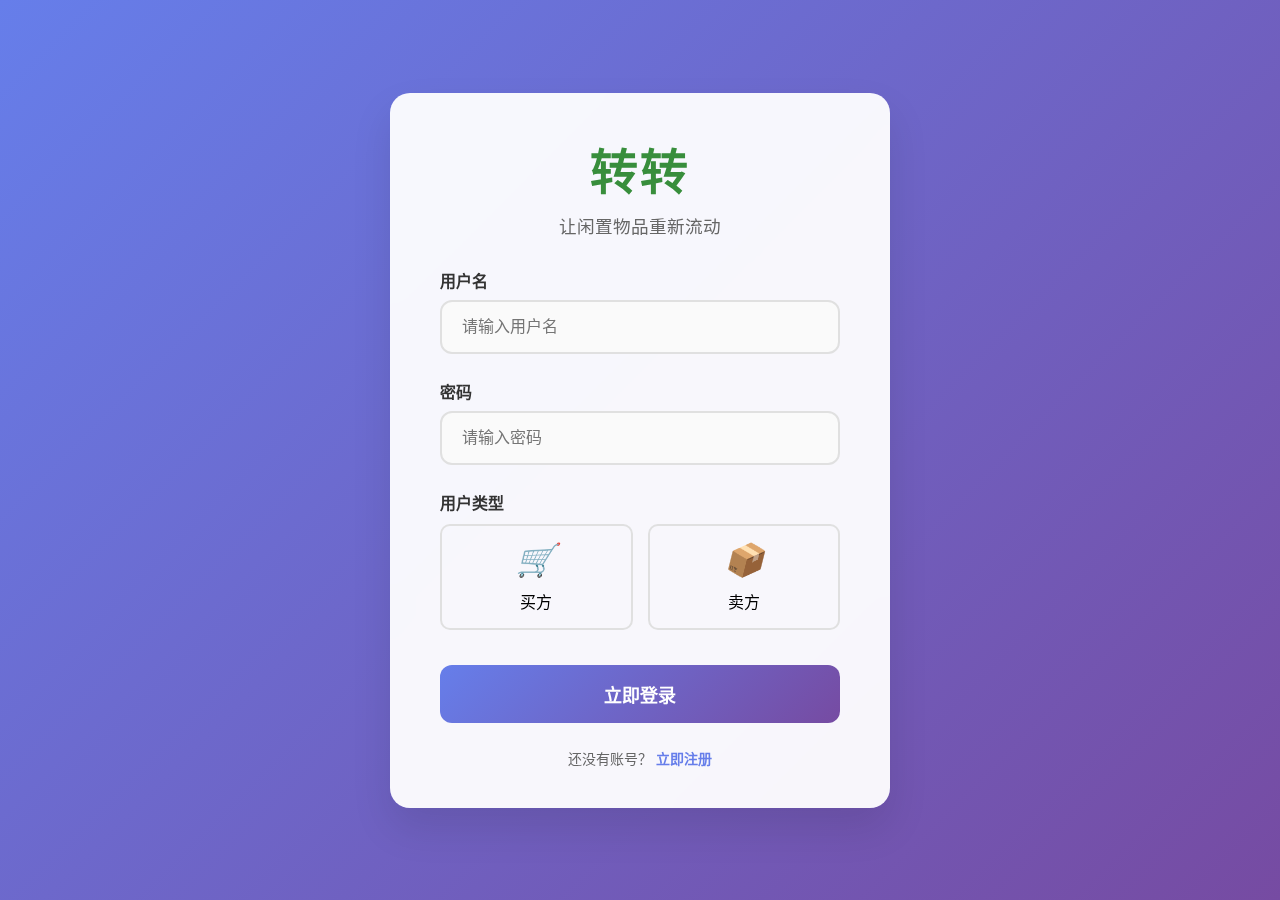
<file: index.html>
<!DOCTYPE html>
<html lang="zh-CN">
<head>
    <meta charset="UTF-8">
    <meta name="viewport" content="width=device-width, initial-scale=1.0">
    <title>转转 - 登录</title>
    <link rel="stylesheet" type="text/css" href="index.css">
</head>
<body>
<div class="login-container">
    <div class="logo">
        <h1>转转</h1>
        <p>让闲置物品重新流动</p>
    </div>

    <form class="login-form" id="loginForm">
        <div class="input-group">
            <label for="username">用户名</label>
            <input type="text" id="username" placeholder="请输入用户名" required>
        </div>

        <div class="input-group">
            <label for="password">密码</label>
            <input type="password" id="password" placeholder="请输入密码" required>
        </div>

        <div class="input-group">
            <label>用户类型</label>
            <div class="user-type-grid">
                <div class="user-type-option" data-type="buyer">
                    <i>🛒</i>
                    <span>买方</span>
                </div>
                <div class="user-type-option" data-type="seller">
                    <i>📦</i>
                    <span>卖方</span>
                </div>
            </div>
            <input type="hidden" id="userType" required>
        </div>

        <button type="submit" class="login-btn">立即登录</button>
    </form>

    <div class="switch-link">
        <p>还没有账号？ <a href="register.html">立即注册</a></p>
    </div>
</div>
<script src="index.js"></script>
</body>
</html>
</file>
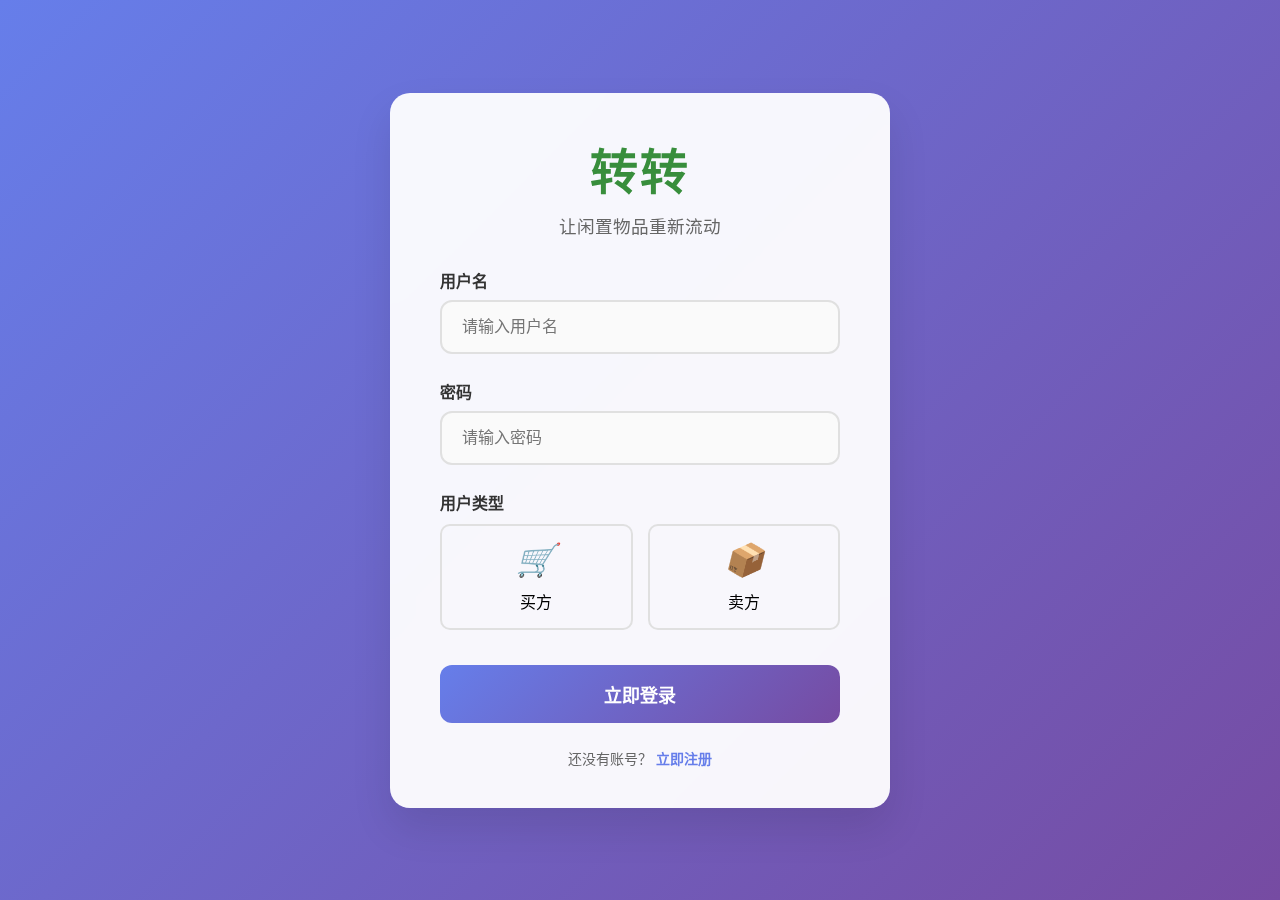
<file: buyer.html>
<!DOCTYPE html>
<html lang="zh-CN">
<head>
    <meta charset="UTF-8">
    <meta name="viewport" content="width=device-width, initial-scale=1.0">
    <title>转转 - 买方界面</title>
    <link rel="stylesheet" type="text/css" href="buyer.css">
</head>
<body>
<header class="header">
    <h1>🛒 转转 - 买方界面</h1>
    <div class="nav-buttons">
        <button class="nav-btn" id="switchToSellerBtn">
            <span>📦</span> 切换到卖方
        </button>
        <button class="nav-btn logout-btn" id="logoutBtn">
            <span>🚪</span> 登出
        </button>
    </div>
</header>

<div class="container">
    <div class="welcome-section">
        <h2>欢迎回来, <span id="buyerNameDisplay">买家</span>!</h2>
        <p>发现更多优质二手好物，开启您的购物之旅</p>
    </div>

    <div class="search-bar">
        <input type="text" id="searchInput" placeholder="搜索商品名称...">
        <button class="search-btn" id="searchBtn">搜索</button>
    </div>

    <h2 class="section-title">🔍 热门商品</h2>
    <div class="item-grid" id="itemList">
        <!-- 商品列表将通过 JavaScript 动态生成 -->
    </div>

    <h2 class="section-title">📦 我的已购买商品</h2>
    <div class="item-grid" id="purchasedItemsList">
        <!-- 已购买商品列表将通过 JavaScript 动态生成 -->
    </div>

    <div class="transaction-status" id="transactionStatus" style="display: none;">
        <h4>交易状态</h4>
        <p id="transactionMessage">等待卖家发货...</p>
    </div>

    <div class="profile-section">
        <div class="profile-header">
            <div class="profile-avatar" id="buyerAvatar">B</div>
            <div class="profile-info">
                <h3 id="buyerProfileName">买家</h3>
                <p>活跃买方，享受购物乐趣</p>
            </div>
        </div>

        <div class="profile-stats">
            <div class="stat-card">
                <h4 id="totalItems">0</h4>
                <p>浏览商品</p>
            </div>
            <div class="stat-card">
                <h4 id="purchasedItems">0</h4>
                <p>已购买</p>
            </div>
            <div class="stat-card">
                <h4 id="favorites">0</h4>
                <p>收藏商品</p>
            </div>
        </div>
    </div>
</div>

<div class="notification" id="notification">
    操作成功！
</div>

<script src="buyer.js"></script>
</body>
</html>
</file>
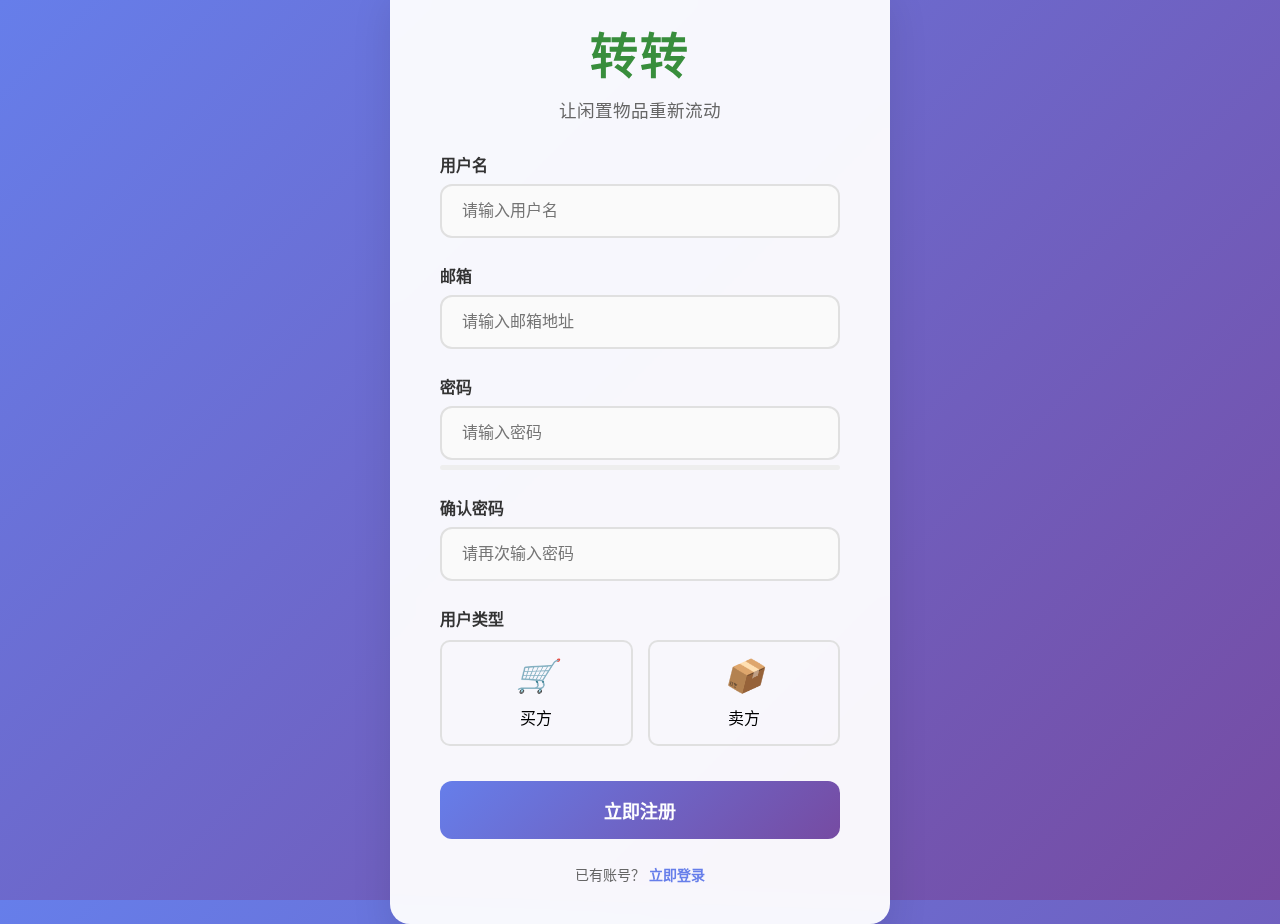
<file: register.html>
<!DOCTYPE html>
<html lang="zh-CN">
<head>
    <meta charset="UTF-8">
    <meta name="viewport" content="width=device-width, initial-scale=1.0">
    <title>转转 - 注册</title>
    <link rel="stylesheet" type="text/css" href="register.css">
</head>
<body>
<div class="register-container">
    <div class="logo">
        <h1>转转</h1>
        <p>让闲置物品重新流动</p>
    </div>

    <form class="register-form" id="registerForm">
        <div class="input-group">
            <label for="regUsername">用户名</label>
            <input type="text" id="regUsername" placeholder="请输入用户名" required>
        </div>

        <div class="input-group">
            <label for="regEmail">邮箱</label>
            <input type="email" id="regEmail" placeholder="请输入邮箱地址" required>
        </div>

        <div class="input-group">
            <label for="regPassword">密码</label>
            <input type="password" id="regPassword" placeholder="请输入密码" required>
            <div class="password-strength">
                <div class="strength-bar" id="strengthBar"></div>
            </div>
        </div>

        <div class="input-group">
            <label for="regConfirmPassword">确认密码</label>
            <input type="password" id="regConfirmPassword" placeholder="请再次输入密码" required>
        </div>

        <div class="input-group">
            <label>用户类型</label>
            <div class="user-type-grid">
                <div class="user-type-option" data-type="buyer">
                    <i>🛒</i>
                    <span>买方</span>
                </div>
                <div class="user-type-option" data-type="seller">
                    <i>📦</i>
                    <span>卖方</span>
                </div>
            </div>
            <input type="hidden" id="regUserType" required>
        </div>

        <button type="submit" class="register-btn">立即注册</button>
    </form>

    <div class="switch-link">
        <p>已有账号？ <a href="index.html">立即登录</a></p>
    </div>
</div>
<script src="register.js"></script>
</body>
</html>
</file>
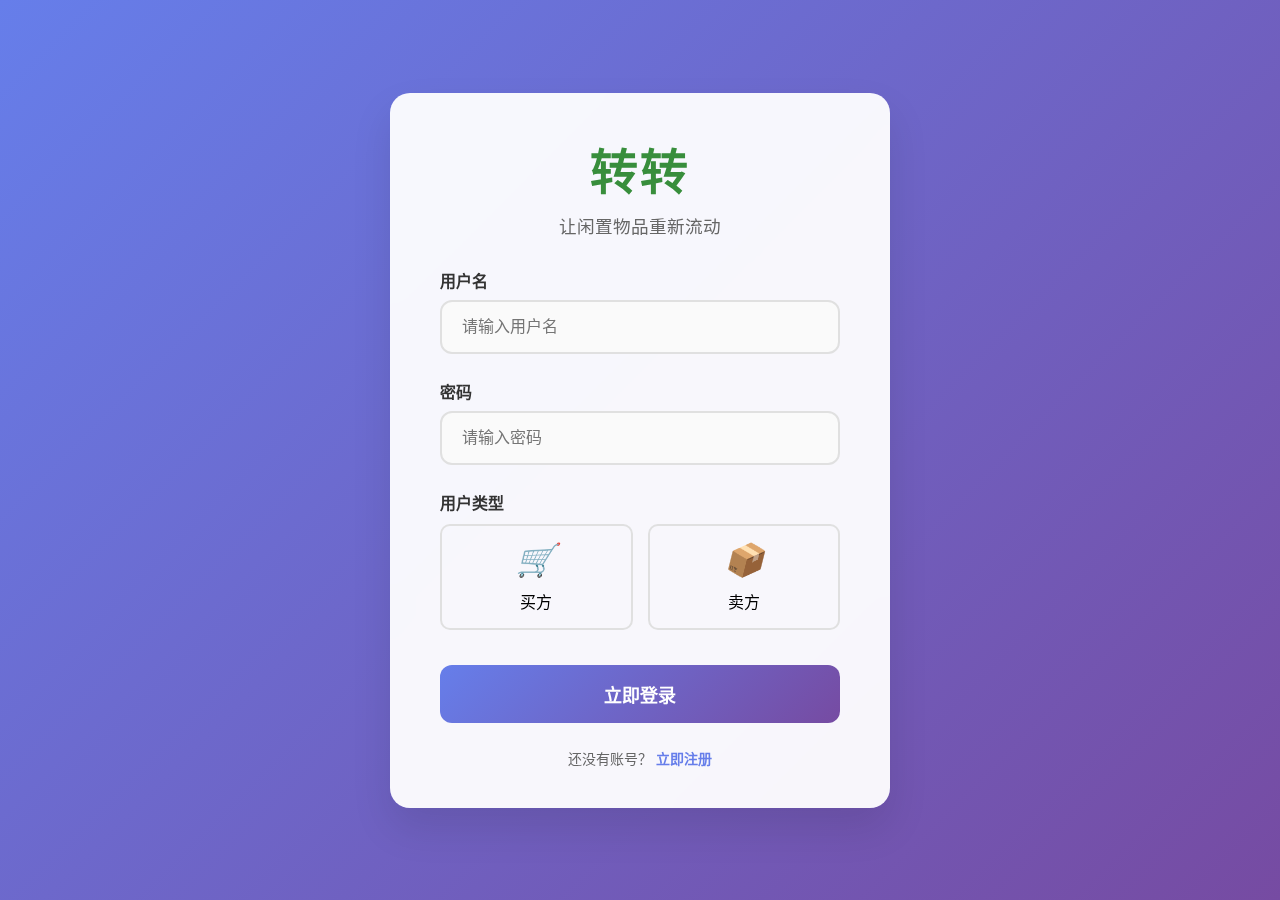
<file: seller.html>
<!DOCTYPE html>
<html lang="zh-CN">
<head>
    <meta charset="UTF-8">
    <meta name="viewport" content="width=device-width, initial-scale=1.0">
    <title>转转 - 卖方界面</title>
    <link rel="stylesheet" type="text/css" href="seller.css">
</head>
<body>
<header class="header">
    <h1>📦 转转 - 卖方界面</h1>
    <div class="nav-buttons">
        <button class="nav-btn" id="switchToBuyerBtn">
            <span>🛒</span> 切换到买方
        </button>
        <button class="nav-btn logout-btn" id="logoutBtn">
            <span>🚪</span> 登出
        </button>
    </div>
</header>

<div class="container">
    <div class="welcome-section">
        <h2>欢迎回来, <span id="sellerNameDisplay">卖家</span>!</h2>
        <p>在这里可以发布和管理您的商品，开启赚钱之旅</p>
    </div>

    <div class="publish-section">
        <h3>📦 发布新商品</h3>
        <form class="publish-form" id="sellForm">
            <div class="form-row">
                <div class="form-group">
                    <label for="itemName">商品名称</label>
                    <input type="text" id="itemName" placeholder="请输入商品名称" required>
                </div>

                <div class="form-group">
                    <label for="itemCategory">商品分类</label>
                    <select id="itemCategory" required>
                        <option value="">请选择分类</option>
                        <option value="electronics">电子产品</option>
                        <option value="clothing">服装鞋包</option>
                        <option value="books">图书文具</option>
                        <option value="furniture">家具用品</option>
                        <option value="sports">运动户外</option>
                        <option value="other">其他</option>
                    </select>
                </div>
            </div>

            <div class="form-group full-width">
                <label for="itemDescription">商品描述</label>
                <textarea id="itemDescription" rows="4" placeholder="详细描述商品状况、使用情况、新旧程度等" required></textarea>
            </div>

            <div class="form-row">
                <div class="form-group">
                    <label for="itemPrice">价格 (元)</label>
                    <input type="number" id="itemPrice" placeholder="请输入价格" required min="0" step="0.01">
                </div>

                <div class="form-group">
                    <label for="itemCondition">商品成色</label>
                    <select id="itemCondition" required>
                        <option value="">请选择成色</option>
                        <option value="10">10成新 (全新)</option>
                        <option value="9">9成新</option>
                        <option value="8">8成新</option>
                        <option value="7">7成新</option>
                        <option value="6">6成新</option>
                        <option value="5">5成新</option>
                    </select>
                </div>
            </div>

            <div class="form-group full-width">
                <label for="itemImage">商品图片链接</label>
                <input type="url" id="itemImage" placeholder="https://example.com/image.jpg">
            </div>

            <button type="submit" class="publish-btn">
                <span>📤</span> 发布商品
            </button>
        </form>
    </div>

    <h2 class="section-title">📋 我的商品</h2>
    <div class="item-grid" id="myItemsList">
        <!-- 我的商品列表将通过 JavaScript 动态生成 -->
    </div>

    <h2 class="section-title">🔔 通知中心</h2>
    <div class="notification-container" id="notificationContainer">
        <div class="notification-item hint">
            <h4>提示</h4>
            <p>这里显示您商品的购买和发货通知</p>
            <div class="time">系统提示</div>
        </div>
    </div>

    <div class="profile-section">
        <div class="profile-header">
            <div class="profile-avatar" id="sellerAvatar">S</div>
            <div class="profile-info">
                <h3 id="sellerProfileName">卖家</h3>
                <p>诚信卖家，提供优质商品</p>
            </div>
        </div>

        <div class="profile-stats">
            <div class="stat-card">
                <h4 id="totalItemsSold">0</h4>
                <p>已售商品</p>
            </div>
            <div class="stat-card">
                <h4 id="totalItemsForSale">0</h4>
                <p>在售商品</p>
            </div>
            <div class="stat-card">
                <h4 id="revenue">¥0</h4>
                <p>总收入</p>
            </div>
        </div>
    </div>
</div>

<div class="notification" id="notification">
    操作成功！
</div>
<script src="seller.js"></script>
</body>
</html>
</file>
<file: index.css>
* {
    margin: 0;
    padding: 0;
    box-sizing: border-box;
}

body {
    font-family: 'Segoe UI', Tahoma, Geneva, Verdana, sans-serif;
    background: linear-gradient(135deg, #667eea 0%, #764ba2 100%);
    height: 100vh;
    display: flex;
    justify-content: center;
    align-items: center;
}

.login-container {
    background: rgba(255, 255, 255, 0.95);
    padding: 40px 50px;
    border-radius: 20px;
    box-shadow: 0 20px 40px rgba(0, 0, 0, 0.1);
    width: 100%;
    max-width: 500px;
    text-align: center;
    backdrop-filter: blur(10px);
}

.logo {
    margin-bottom: 30px;
}

.logo h1 {
    color: #388e3c;
    font-size: 3em;
    font-weight: 700;
    letter-spacing: 2px;
}

.logo p {
    color: #666;
    font-size: 1.1em;
    margin-top: 10px;
}

.login-form {
    display: flex;
    flex-direction: column;
    gap: 25px;
}

.input-group {
    position: relative;
}

.input-group label {
    display: block;
    text-align: left;
    margin-bottom: 8px;
    font-weight: 600;
    color: #333;
}

.input-group input, .input-group select {
    width: 100%;
    padding: 16px 20px;
    border: 2px solid #e0e0e0;
    border-radius: 12px;
    font-size: 16px;
    transition: all 0.3s ease;
    background-color: #fafafa;
}

.input-group input:focus, .input-group select:focus {
    outline: none;
    border-color: #667eea;
    background-color: white;
    box-shadow: 0 0 0 3px rgba(102, 126, 234, 0.1);
}

.login-btn {
    padding: 16px;
    background: linear-gradient(135deg, #667eea 0%, #764ba2 100%);
    color: white;
    border: none;
    border-radius: 12px;
    font-size: 18px;
    font-weight: 600;
    cursor: pointer;
    transition: all 0.3s ease;
    margin-top: 10px;
}

.login-btn:hover {
    transform: translateY(-2px);
    box-shadow: 0 10px 20px rgba(0, 0, 0, 0.2);
}

.switch-link {
    margin-top: 25px;
    color: #666;
    font-size: 14px;
}

.switch-link a {
    color: #667eea;
    text-decoration: none;
    font-weight: 600;
}

.switch-link a:hover {
    text-decoration: underline;
}

.user-type-grid {
    display: grid;
    grid-template-columns: 1fr 1fr;
    gap: 15px;
    margin-top: 10px;
}

.user-type-option {
    padding: 15px;
    border: 2px solid #e0e0e0;
    border-radius: 10px;
    cursor: pointer;
    transition: all 0.3s ease;
    text-align: center;
}

.user-type-option:hover {
    border-color: #667eea;
    background-color: #f8f9ff;
}

.user-type-option.selected {
    border-color: #667eea;
    background-color: #eef1ff;
    color: #667eea;
    font-weight: 600;
}

.user-type-option i {
    font-size: 2em;
    margin-bottom: 10px;
    display: block;
}
</file>
<file: buyer.css>
* {
    margin: 0;
    padding: 0;
    box-sizing: border-box;
}

body {
    font-family: 'Segoe UI', Tahoma, Geneva, Verdana, sans-serif;
    background-color: #f5f7fa;
    color: #2d3436;
}

.header {
    background: linear-gradient(135deg, #388e3c 0%, #2e7d32 100%);
    padding: 20px 40px;
    display: flex;
    justify-content: space-between;
    align-items: center;
    color: white;
    box-shadow: 0 4px 12px rgba(0,0,0,0.1);
    position: sticky;
    top: 0;
    z-index: 100;
}

.header h1 {
    font-size: 1.8em;
    font-weight: 700;
}

.nav-buttons {
    display: flex;
    gap: 15px;
}

.nav-btn {
    padding: 12px 24px;
    background-color: rgba(255, 255, 255, 0.2);
    color: white;
    border: none;
    border-radius: 30px;
    cursor: pointer;
    font-size: 16px;
    font-weight: 600;
    transition: all 0.3s ease;
    display: flex;
    align-items: center;
    gap: 8px;
}

.nav-btn:hover {
    background-color: rgba(255, 255, 255, 0.3);
    transform: translateY(-2px);
}

.logout-btn {
    background-color: #e74c3c;
}

.logout-btn:hover {
    background-color: #c0392b;
}

.container {
    max-width: 1400px;
    margin: 30px auto;
    padding: 0 20px;
}

.welcome-section {
    background: linear-gradient(135deg, #667eea 0%, #764ba2 100%);
    padding: 30px;
    border-radius: 15px;
    margin-bottom: 30px;
    color: white;
    box-shadow: 0 10px 30px rgba(0,0,0,0.1);
}

.welcome-section h2 {
    font-size: 2em;
    margin-bottom: 10px;
}

.welcome-section p {
    font-size: 1.1em;
    opacity: 0.9;
}

.section-title {
    font-size: 1.8em;
    color: #2d3436;
    margin: 30px 0 20px 0;
    font-weight: 700;
    display: flex;
    align-items: center;
    gap: 10px;
}

.section-title::before {
    content: '';
    height: 4px;
    width: 50px;
    background: linear-gradient(135deg, #388e3c 0%, #2e7d32 100%);
    border-radius: 2px;
}

.item-grid {
    display: grid;
    grid-template-columns: repeat(auto-fill, minmax(300px, 1fr));
    gap: 30px;
}

.item-card {
    background-color: white;
    border-radius: 15px;
    overflow: hidden;
    box-shadow: 0 10px 30px rgba(0,0,0,0.1);
    transition: all 0.4s cubic-bezier(0.175, 0.885, 0.32, 1.275);
    position: relative;
}

.item-card:hover {
    transform: translateY(-15px) scale(1.02);
    box-shadow: 0 20px 40px rgba(0,0,0,0.15);
}

.item-image {
    width: 100%;
    height: 220px;
    object-fit: cover;
    transition: transform 0.3s ease;
}

.item-card:hover .item-image {
    transform: scale(1.05);
}

.item-badge {
    position: absolute;
    top: 15px;
    left: 15px;
    background-color: #e74c3c;
    color: white;
    padding: 5px 12px;
    border-radius: 20px;
    font-size: 0.8em;
    font-weight: 600;
    z-index: 10;
}

.item-info {
    padding: 25px;
}

.item-info h3 {
    font-size: 1.4em;
    margin-bottom: 12px;
    color: #2d3436;
    font-weight: 600;
}

.item-info p {
    color: #636e72;
    margin-bottom: 15px;
    line-height: 1.6;
    display: -webkit-box;
    -webkit-line-clamp: 2;
    -webkit-box-orient: vertical;
    overflow: hidden;
}

.item-price {
    font-size: 1.6em;
    font-weight: 700;
    color: #e74c3c;
    margin-bottom: 15px;
}

.item-meta {
    display: flex;
    justify-content: space-between;
    align-items: center;
    color: #7f8c8d;
    font-size: 0.9em;
}

.item-seller {
    font-weight: 600;
    color: #3498db;
}

.item-time {
    color: #95a5a6;
}

.buy-btn {
    display: block;
    width: 100%;
    padding: 14px;
    background: linear-gradient(135deg, #388e3c 0%, #2e7d32 100%);
    color: white;
    border: none;
    border-radius: 10px;
    font-size: 16px;
    font-weight: 600;
    cursor: pointer;
    transition: all 0.3s ease;
    margin-top: 15px;
}

.buy-btn:hover {
    transform: translateY(-2px);
    box-shadow: 0 5px 15px rgba(56, 142, 60, 0.4);
}

.buy-btn:disabled {
    background: #bdc3c7;
    cursor: not-allowed;
    transform: none;
    box-shadow: none;
}

.profile-section {
    background-color: white;
    padding: 30px;
    border-radius: 15px;
    margin-top: 40px;
    box-shadow: 0 10px 30px rgba(0,0,0,0.05);
}

.profile-header {
    display: flex;
    align-items: center;
    gap: 20px;
    margin-bottom: 25px;
}

.profile-avatar {
    width: 80px;
    height: 80px;
    border-radius: 50%;
    background: linear-gradient(135deg, #667eea 0%, #764ba2 100%);
    display: flex;
    align-items: center;
    justify-content: center;
    color: white;
    font-size: 2em;
    font-weight: 700;
}

.profile-info h3 {
    font-size: 1.5em;
    color: #2d3436;
    margin-bottom: 5px;
}

.profile-stats {
    display: grid;
    grid-template-columns: repeat(auto-fit, minmax(200px, 1fr));
    gap: 20px;
    margin-top: 25px;
}

.stat-card {
    background: linear-gradient(135deg, #f8f9fa 0%, #e9ecef 100%);
    padding: 20px;
    border-radius: 12px;
    text-align: center;
}

.stat-card h4 {
    font-size: 2em;
    color: #388e3c;
    margin-bottom: 5px;
}

.stat-card p {
    color: #636e72;
    font-size: 0.9em;
}

.search-bar {
    display: flex;
    gap: 15px;
    margin-bottom: 30px;
}

.search-bar input {
    flex: 1;
    padding: 16px 20px;
    border: 2px solid #e0e0e0;
    border-radius: 12px;
    font-size: 16px;
    transition: all 0.3s ease;
}

.search-bar input:focus {
    outline: none;
    border-color: #388e3c;
    box-shadow: 0 0 0 3px rgba(56, 142, 60, 0.1);
}

.search-btn {
    padding: 0 30px;
    background: linear-gradient(135deg, #388e3c 0%, #2e7d32 100%);
    color: white;
    border: none;
    border-radius: 12px;
    font-size: 16px;
    font-weight: 600;
    cursor: pointer;
    transition: all 0.3s ease;
}

.search-btn:hover {
    transform: translateY(-2px);
    box-shadow: 0 5px 15px rgba(56, 142, 60, 0.4);
}

.empty-state {
    text-align: center;
    padding: 60px 20px;
    background-color: white;
    border-radius: 15px;
    box-shadow: 0 10px 30px rgba(0,0,0,0.05);
}

.empty-state h3 {
    font-size: 1.8em;
    color: #7f8c8d;
    margin-bottom: 15px;
}

.empty-state p {
    color: #95a5a6;
    font-size: 1.1em;
    margin-bottom: 25px;
}

.empty-state-icon {
    font-size: 5em;
    color: #bdc3c7;
    margin-bottom: 20px;
}

.notification {
    position: fixed;
    top: 20px;
    right: 20px;
    padding: 15px 25px;
    background-color: #388e3c;
    color: white;
    border-radius: 8px;
    box-shadow: 0 5px 15px rgba(0,0,0,0.2);
    z-index: 1000;
    display: none;
}

.transaction-status {
    background-color: #fff8e1;
    padding: 15px;
    border-radius: 10px;
    margin-top: 20px;
    border-left: 5px solid #ffc107;
}

.transaction-status h4 {
    color: #e67e22;
    margin-bottom: 10px;
}

.transaction-status p {
    color: #7f8c8d;
    margin-bottom: 5px;
}
</file>
<file: register.css>
* {
    margin: 0;
    padding: 0;
    box-sizing: border-box;
}

body {
    font-family: 'Segoe UI', Tahoma, Geneva, Verdana, sans-serif;
    background: linear-gradient(135deg, #667eea 0%, #764ba2 100%);
    height: 100vh;
    display: flex;
    justify-content: center;
    align-items: center;
}

.register-container {
    background: rgba(255, 255, 255, 0.95);
    padding: 40px 50px;
    border-radius: 20px;
    box-shadow: 0 20px 40px rgba(0, 0, 0, 0.1);
    width: 100%;
    max-width: 500px;
    text-align: center;
    backdrop-filter: blur(10px);
}

.logo {
    margin-bottom: 30px;
}

.logo h1 {
    color: #388e3c;
    font-size: 3em;
    font-weight: 700;
    letter-spacing: 2px;
}

.logo p {
    color: #666;
    font-size: 1.1em;
    margin-top: 10px;
}

.register-form {
    display: flex;
    flex-direction: column;
    gap: 25px;
}

.input-group {
    position: relative;
}

.input-group label {
    display: block;
    text-align: left;
    margin-bottom: 8px;
    font-weight: 600;
    color: #333;
}

.input-group input, .input-group select {
    width: 100%;
    padding: 16px 20px;
    border: 2px solid #e0e0e0;
    border-radius: 12px;
    font-size: 16px;
    transition: all 0.3s ease;
    background-color: #fafafa;
}

.input-group input:focus, .input-group select:focus {
    outline: none;
    border-color: #667eea;
    background-color: white;
    box-shadow: 0 0 0 3px rgba(102, 126, 234, 0.1);
}

.register-btn {
    padding: 16px;
    background: linear-gradient(135deg, #667eea 0%, #764ba2 100%);
    color: white;
    border: none;
    border-radius: 12px;
    font-size: 18px;
    font-weight: 600;
    cursor: pointer;
    transition: all 0.3s ease;
    margin-top: 10px;
}

.register-btn:hover {
    transform: translateY(-2px);
    box-shadow: 0 10px 20px rgba(0, 0, 0, 0.2);
}

.switch-link {
    margin-top: 25px;
    color: #666;
    font-size: 14px;
}

.switch-link a {
    color: #667eea;
    text-decoration: none;
    font-weight: 600;
}

.switch-link a:hover {
    text-decoration: underline;
}

.user-type-grid {
    display: grid;
    grid-template-columns: 1fr 1fr;
    gap: 15px;
    margin-top: 10px;
}

.user-type-option {
    padding: 15px;
    border: 2px solid #e0e0e0;
    border-radius: 10px;
    cursor: pointer;
    transition: all 0.3s ease;
    text-align: center;
}

.user-type-option:hover {
    border-color: #667eea;
    background-color: #f8f9ff;
}

.user-type-option.selected {
    border-color: #667eea;
    background-color: #eef1ff;
    color: #667eea;
    font-weight: 600;
}

.user-type-option i {
    font-size: 2em;
    margin-bottom: 10px;
    display: block;
}

.password-strength {
    height: 5px;
    background-color: #eee;
    border-radius: 3px;
    margin-top: 5px;
    overflow: hidden;
}

.strength-bar {
    height: 100%;
    width: 0%;
    transition: width 0.3s, background-color 0.3s;
}

.strength-weak { background-color: #e74c3c; }
.strength-medium { background-color: #f39c12; }
.strength-strong { background-color: #2ecc71; }
</file>
<file: seller.css>
* {
    margin: 0;
    padding: 0;
    box-sizing: border-box;
}

body {
    font-family: 'Segoe UI', Tahoma, Geneva, Verdana, sans-serif;
    background-color: #f5f7fa;
    color: #2d3436;
}

.header {
    background: linear-gradient(135deg, #6c5ce7 0%, #a29bfe 100%);
    padding: 20px 40px;
    display: flex;
    justify-content: space-between;
    align-items: center;
    color: white;
    box-shadow: 0 4px 12px rgba(0,0,0,0.1);
    position: sticky;
    top: 0;
    z-index: 100;
}

.header h1 {
    font-size: 1.8em;
    font-weight: 700;
}

.nav-buttons {
    display: flex;
    gap: 15px;
}

.nav-btn {
    padding: 12px 24px;
    background-color: rgba(255, 255, 255, 0.2);
    color: white;
    border: none;
    border-radius: 30px;
    cursor: pointer;
    font-size: 16px;
    font-weight: 600;
    transition: all 0.3s ease;
    display: flex;
    align-items: center;
    gap: 8px;
}

.nav-btn:hover {
    background-color: rgba(255, 255, 255, 0.3);
    transform: translateY(-2px);
}

.logout-btn {
    background-color: #e74c3c;
}

.logout-btn:hover {
    background-color: #c0392b;
}

.container {
    max-width: 1400px;
    margin: 30px auto;
    padding: 0 20px;
}

.welcome-section {
    background: linear-gradient(135deg, #6c5ce7 0%, #a29bfe 100%);
    padding: 30px;
    border-radius: 15px;
    margin-bottom: 30px;
    color: white;
    box-shadow: 0 10px 30px rgba(0,0,0,0.1);
}

.welcome-section h2 {
    font-size: 2em;
    margin-bottom: 10px;
}

.welcome-section p {
    font-size: 1.1em;
    opacity: 0.9;
}

.publish-section {
    background-color: white;
    padding: 35px;
    border-radius: 15px;
    margin-bottom: 40px;
    box-shadow: 0 10px 30px rgba(0,0,0,0.05);
}

.publish-section h3 {
    font-size: 1.8em;
    color: #6c5ce7;
    margin-bottom: 25px;
    font-weight: 700;
    display: flex;
    align-items: center;
    gap: 10px;
}

.publish-form {
    display: flex;
    flex-direction: column;
    gap: 25px;
}

.form-row {
    display: grid;
    grid-template-columns: 1fr 1fr;
    gap: 20px;
}

.form-group {
    display: flex;
    flex-direction: column;
    gap: 8px;
}

.form-group label {
    font-weight: 600;
    color: #333;
    font-size: 1.1em;
}

.form-group input, .form-group textarea, .form-group select {
    padding: 16px;
    border: 2px solid #e0e0e0;
    border-radius: 12px;
    font-size: 16px;
    transition: all 0.3s ease;
    background-color: #fafafa;
}

.form-group input:focus, .form-group textarea:focus, .form-group select:focus {
    outline: none;
    border-color: #6c5ce7;
    background-color: white;
    box-shadow: 0 0 0 3px rgba(108, 92, 231, 0.1);
}

.form-group.full-width {
    grid-column: 1 / -1;
}

.publish-btn {
    padding: 18px;
    background: linear-gradient(135deg, #6c5ce7 0%, #a29bfe 100%);
    color: white;
    border: none;
    border-radius: 12px;
    font-size: 18px;
    font-weight: 600;
    cursor: pointer;
    transition: all 0.3s ease;
    margin-top: 10px;
    display: flex;
    align-items: center;
    justify-content: center;
    gap: 10px;
}

.publish-btn:hover {
    transform: translateY(-2px);
    box-shadow: 0 10px 25px rgba(108, 92, 231, 0.4);
}

.section-title {
    font-size: 1.8em;
    color: #2d3436;
    margin: 40px 0 20px 0;
    font-weight: 700;
    display: flex;
    align-items: center;
    gap: 10px;
}

.section-title::before {
    content: '';
    height: 4px;
    width: 50px;
    background: linear-gradient(135deg, #6c5ce7 0%, #a29bfe 100%);
    border-radius: 2px;
}

.item-grid {
    display: grid;
    grid-template-columns: repeat(auto-fill, minmax(320px, 1fr));
    gap: 30px;
}

.item-card {
    background-color: white;
    border-radius: 15px;
    overflow: hidden;
    box-shadow: 0 10px 30px rgba(0,0,0,0.1);
    transition: all 0.4s cubic-bezier(0.175, 0.885, 0.32, 1.275);
    position: relative;
}

.item-card:hover {
    transform: translateY(-15px) scale(1.02);
    box-shadow: 0 20px 40px rgba(0,0,0,0.15);
}

.item-image {
    width: 100%;
    height: 220px;
    object-fit: cover;
    transition: transform 0.3s ease;
}

.item-card:hover .item-image {
    transform: scale(1.05);
}

.item-badge {
    position: absolute;
    top: 15px;
    right: 15px;
    background-color: #6c5ce7;
    color: white;
    padding: 5px 12px;
    border-radius: 20px;
    font-size: 0.8em;
    font-weight: 600;
    z-index: 10;
}

.item-info {
    padding: 25px;
}

.item-info h3 {
    font-size: 1.4em;
    margin-bottom: 12px;
    color: #2d3436;
    font-weight: 600;
}

.item-info p {
    color: #636e72;
    margin-bottom: 15px;
    line-height: 1.6;
    display: -webkit-box;
    -webkit-line-clamp: 2;
    -webkit-box-orient: vertical;
    overflow: hidden;
}

.item-price {
    font-size: 1.6em;
    font-weight: 700;
    color: #e74c3c;
    margin-bottom: 15px;
}

.item-meta {
    display: flex;
    justify-content: space-between;
    align-items: center;
    color: #7f8c8d;
    font-size: 0.9em;
    margin-bottom: 15px;
}

.item-time {
    color: #95a5a6;
}

.item-actions {
    display: flex;
    gap: 10px;
}

.action-btn {
    flex: 1;
    padding: 10px;
    border: none;
    border-radius: 8px;
    font-weight: 600;
    cursor: pointer;
    transition: all 0.3s ease;
}

.edit-btn {
    background-color: #3498db;
    color: white;
}

.edit-btn:hover {
    background-color: #2980b9;
}

.delete-btn {
    background-color: #e74c3c;
    color: white;
}

.delete-btn:hover {
    background-color: #c0392b;
}

.deliver-btn {
    background-color: #2ecc71;
    color: white;
}

.deliver-btn:hover {
    background-color: #27ae60;
}

.profile-section {
    background-color: white;
    padding: 30px;
    border-radius: 15px;
    margin-top: 40px;
    box-shadow: 0 10px 30px rgba(0,0,0,0.05);
}

.profile-header {
    display: flex;
    align-items: center;
    gap: 20px;
    margin-bottom: 25px;
}

.profile-avatar {
    width: 80px;
    height: 80px;
    border-radius: 50%;
    background: linear-gradient(135deg, #6c5ce7 0%, #a29bfe 100%);
    display: flex;
    align-items: center;
    justify-content: center;
    color: white;
    font-size: 2em;
    font-weight: 700;
}

.profile-info h3 {
    font-size: 1.5em;
    color: #2d3436;
    margin-bottom: 5px;
}

.profile-stats {
    display: grid;
    grid-template-columns: repeat(auto-fit, minmax(200px, 1fr));
    gap: 20px;
    margin-top: 25px;
}

.stat-card {
    background: linear-gradient(135deg, #f8f9fa 0%, #e9ecef 100%);
    padding: 20px;
    border-radius: 12px;
    text-align: center;
}

.stat-card h4 {
    font-size: 2em;
    color: #6c5ce7;
    margin-bottom: 5px;
}

.stat-card p {
    color: #636e72;
    font-size: 0.9em;
}

.empty-state {
    text-align: center;
    padding: 60px 20px;
    background-color: white;
    border-radius: 15px;
    box-shadow: 0 10px 30px rgba(0,0,0,0.05);
}

.empty-state h3 {
    font-size: 1.8em;
    color: #7f8c8d;
    margin-bottom: 15px;
}

.empty-state p {
    color: #95a5a6;
    font-size: 1.1em;
    margin-bottom: 25px;
}

.empty-state-icon {
    font-size: 5em;
    color: #bdc3c7;
    margin-bottom: 20px;
}

.notification {
    position: fixed;
    top: 20px;
    right: 20px;
    padding: 15px 25px;
    background-color: #6c5ce7;
    color: white;
    border-radius: 8px;
    box-shadow: 0 5px 15px rgba(0,0,0,0.2);
    z-index: 1000;
    display: none;
}

.notification.error {
    background-color: #e74c3c;
}

.notification.success {
    background-color: #2ecc71;
}

.notification-container {
    max-height: 300px;
    overflow-y: auto;
    padding: 15px;
    background-color: #f8f9fa;
    border-radius: 10px;
    margin-top: 20px;
}

.notification-item {
    padding: 10px;
    background-color: white;
    border-radius: 8px;
    margin-bottom: 10px;
    border-left: 4px solid #6c5ce7;
}

.notification-item.sold {
    border-left-color: #e74c3c;
}

.notification-item.delivered {
    border-left-color: #2ecc71;
}

.notification-item.hint {
    border-left-color: #f39c12;
}

.notification-item h4 {
    margin: 0 0 5px 0;
    color: #2d3436;
}

.notification-item p {
    margin: 0;
    color: #636e72;
    font-size: 0.9em;
}

.notification-item .time {
    color: #95a5a6;
    font-size: 0.8em;
    margin-top: 5px;
}
</file>
